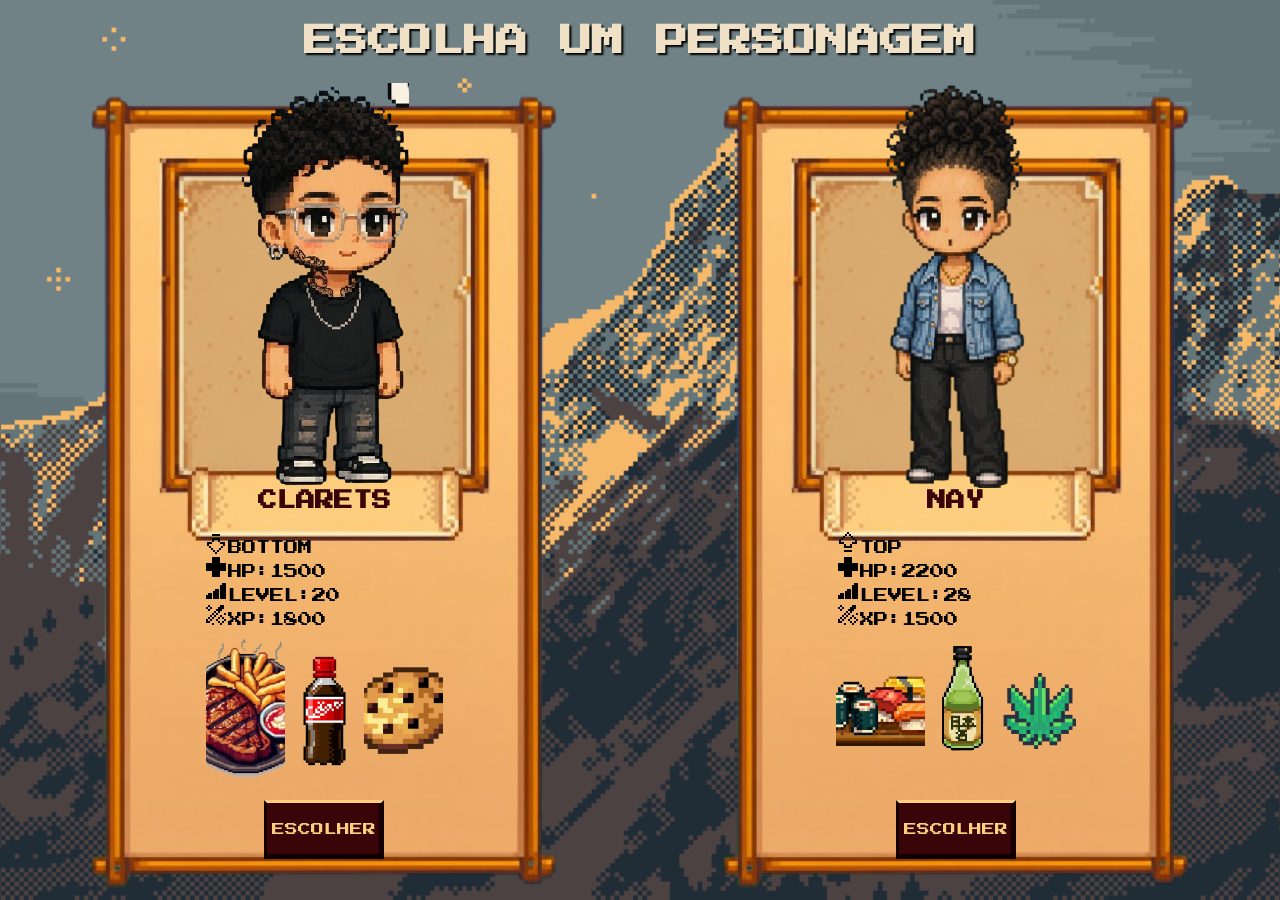
<file: index.html>
<!DOCTYPE html>
<html lang="pt-br">
<head>
    <meta charset="UTF-8">
    <link rel="shortcut icon" href="ref/papiro.ico" type="image/x-icon">
    <meta name="viewport" content="width=device-width, initial-scale=1.0">
    <style>
    @import url('https://fonts.googleapis.com/css2?family=Press+Start+2P&family=Tiny5&family=VT323&display=swap');
    </style>
    <link rel="stylesheet" href="style.css">
    <title>Personagem</title>
</head>
<body>
    <header><h1 id="titulo">escolha um personagem</h1></header>
    <div class="card card-maria">
    
        <div class="img"><img id='nos' src="personagens/oi-removebg-preview.png"alt=""></div>
        <div class="info">
            <h1>Clarets</h1>
            <ul>
                <li><svg xmlns="http://www.w3.org/2000/svg" fill="currentColor" viewBox="0 0 24 24"><path d="M8 3h8v2H8zm0 4h8v2H8z"/><path d="M8 7h2v4H8zm-5 4h5v2H3zm0 2h2v2H3zm2 2h2v2H5zm2 2h2v2H7zm2 2h2v2H9zm2 2h2v2h-2zm2-2h2v2h-2zm2-2h2v2h-2zm2-2h2v2h-2zm2-4h2v4h-2zm-3 0h3v2h-3zm-2-4h2v4h-2z"/></svg>bottom</li>
                <li><svg xmlns="http://www.w3.org/2000/svg" fill="currentColor" viewBox="0 0 24 24"><path d="M16 8h6v8h-6v6H8v-6H2V8h6V2h8v6Z"/></svg>HP:1500</li>
                <li><svg xmlns="http://www.w3.org/2000/svg" fill="currentColor" viewBox="0 0 24 24"><path d="M8 20H2v-4h2v-2h4v6Zm7 0H9v-8h2v-2h4v10Zm7 0h-6V6h2V4h4v16Z"/></svg>LEVEL:20</li>
                <li><svg xmlns="http://www.w3.org/2000/svg" fill="currentColor" viewBox="0 0 24 24"><path d="M10 22H8v-2h2v2Zm8 0h-2v-2h2v2ZM4 18h2v2H2v-4h2v2Zm12 2h-2v-2h2v2Zm4 0h-2v-2h2v2ZM8 18H6v-2h2v2Zm6 0h-2v-2h2v2Zm8 0h-2v-2h2v2ZM6 16H4v-2h2v2Zm4 0H8v-2h2v2Zm6 0h-2v-2h2v2Zm4 0h-2v-2h2v2ZM8 14H6v-2h2v2Zm4 0h-2v-2h2v2Zm6 0h-2v-2h2v2Zm-8-2H8v-2h2v2Zm4 0h-2v-2h2v2Zm8 0h-2v-2h2v2Zm-10-2h-2V8h2v2Zm8-4h-2v2h-2v2h-2V8h-2V6h2V4h2V2h4v4ZM6 8H4V6h2v2ZM4 6H2V4h2v2Zm4 0H6V4h2v2ZM6 4H4V2h2v2Z"/></svg>XP:1800</li>
                </ul>
                    <div class="icon">
                        <div class="icons icons1"></div>
                        <div class="icons icons2"></div>
                        <div class="icons icons3"></div>
                    </div>
             <a id="lugar" href="pag2.html"  onclick="escolherPersonagem('clarets')">ESCOLHER</a>
        </div>
       
    </div>
    <div class="card card-nay">
        
        <div class="img"><img id="nos" src="personagens/nay.png"alt=""></div>
        
        <div class="info">
            <h1>nay</h1>
            <ul>
                <li><svg xmlns="http://www.w3.org/2000/svg" fill="currentColor" viewBox="0 0 24 24"><path d="M8 21h8v-2H8zm0-4h8v-2H8z"/><path d="M8 17h2v-4H8zm-5-4h5v-2H3zm0-2h2V9H3zm2-2h2V7H5zm2-2h2V5H7zm2-2h2V3H9zm2-2h2V1h-2zm2 2h2V3h-2zm2 2h2V5h-2zm2 2h2V7h-2zm2 4h2V9h-2zm-3 0h3v-2h-3zm-2 4h2v-4h-2z"/></svg>top</li>
                <li><svg xmlns="http://www.w3.org/2000/svg" fill="currentColor" viewBox="0 0 24 24"><path d="M16 8h6v8h-6v6H8v-6H2V8h6V2h8v6Z"/></svg>HP:2200</li>
                <li><svg xmlns="http://www.w3.org/2000/svg" fill="currentColor" viewBox="0 0 24 24"><path d="M8 20H2v-4h2v-2h4v6Zm7 0H9v-8h2v-2h4v10Zm7 0h-6V6h2V4h4v16Z"/></svg>LEVEL:28</li>
                <li><svg xmlns="http://www.w3.org/2000/svg" fill="currentColor" viewBox="0 0 24 24"><path d="M10 22H8v-2h2v2Zm8 0h-2v-2h2v2ZM4 18h2v2H2v-4h2v2Zm12 2h-2v-2h2v2Zm4 0h-2v-2h2v2ZM8 18H6v-2h2v2Zm6 0h-2v-2h2v2Zm8 0h-2v-2h2v2ZM6 16H4v-2h2v2Zm4 0H8v-2h2v2Zm6 0h-2v-2h2v2Zm4 0h-2v-2h2v2ZM8 14H6v-2h2v2Zm4 0h-2v-2h2v2Zm6 0h-2v-2h2v2Zm-8-2H8v-2h2v2Zm4 0h-2v-2h2v2Zm8 0h-2v-2h2v2Zm-10-2h-2V8h2v2Zm8-4h-2v2h-2v2h-2V8h-2V6h2V4h2V2h4v4ZM6 8H4V6h2v2ZM4 6H2V4h2v2Zm4 0H6V4h2v2ZM6 4H4V2h2v2Z"/></svg>XP:1500</li>
                </ul>

            <div class="icon">
                <div class="icons icons4"></div>
                    <div class="icons icons5"></div>
                    <div class="icons icons6"></div>
            </div>
            <a id="lugar" href="pag2.html" onclick="escolherPersonagem('nay')">ESCOLHER</a>

            </div>


            
        </div>
    </div>

    <script>
        function escolherPersonagem(personagem){
            localStorage.setItem("personagem", personagem);
        }

    </script>
</body>
</html>
</file>
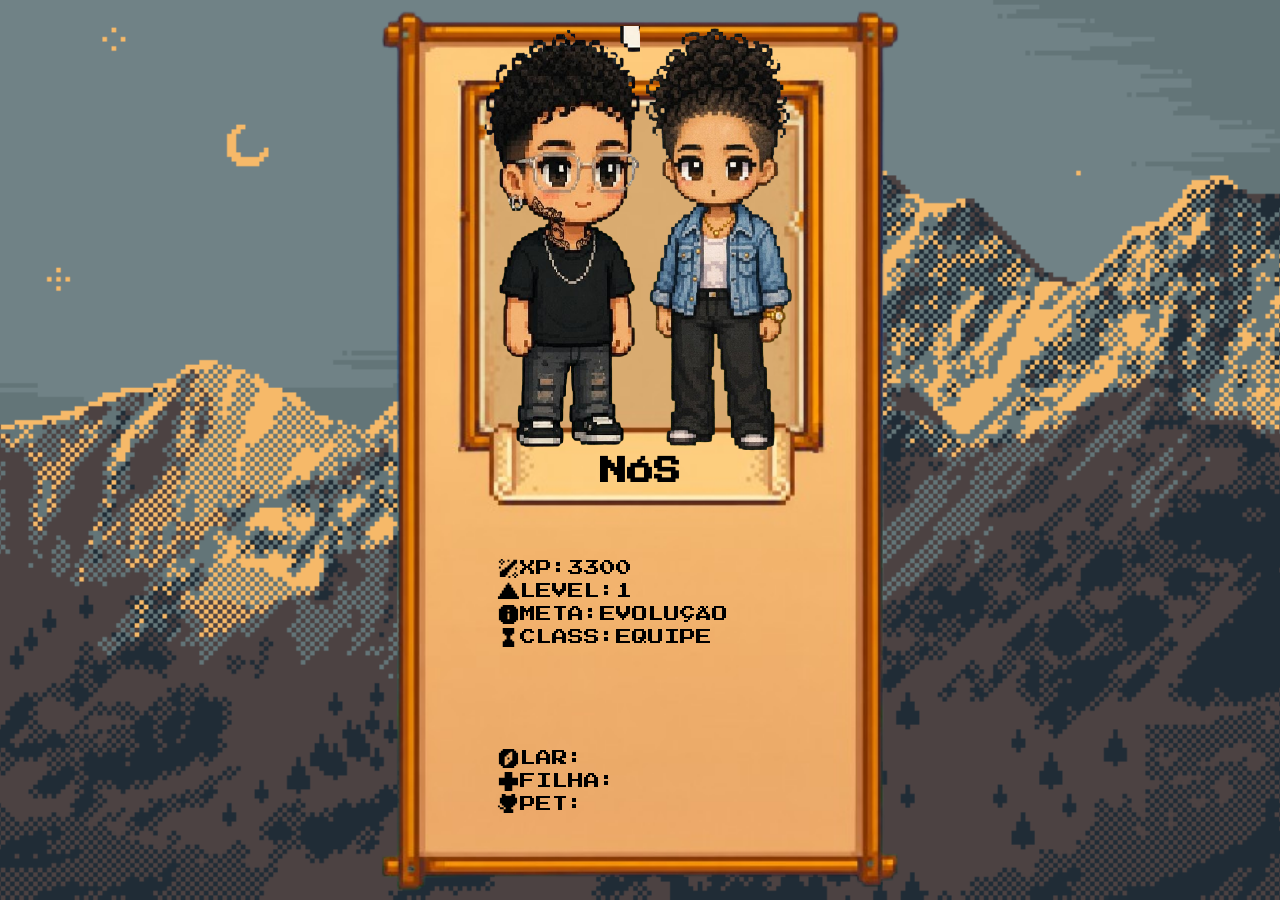
<file: final.html>
<!DOCTYPE html>
<html lang="pt-br">
<head>
    <meta charset="UTF-8">
    <link rel="shortcut icon" href="ref/papiro.ico" type="image/x-icon">
    <style>
    @import url('https://fonts.googleapis.com/css2?family=Press+Start+2P&family=Tiny5&family=VT323&display=swap');
    </style>
    <meta name="viewport" content="width=device-width, initial-scale=1.0">
    <link rel="stylesheet" href="final.css">
    <title>Final</title>
</head>
<body>
    <div class="box">
        <img src="personagens/oi-removebg-preview.png" alt="">
        <img src="personagens/nay.png" alt="">

        <h1>nós</h1>

        <ul id="info1">
            <li><svg xmlns="http://www.w3.org/2000/svg" fill="currentColor" viewBox="0 0 24 24"><path d="M14 22H12V20H14V22ZM20 22H18V20H20V22ZM21 7H19V9H17V11H15V13H13V16H11V19H9V21H3V15H5V13H8V11H11V9H13V7H15V5H17V3H21V7ZM18 20H16V18H18V20ZM22 20H20V18H22V20ZM20 18H18V16H20V18ZM21 13H19V11H21V13ZM4 12H2V10H4V12ZM6 8H4V6H6V8ZM4 6H2V4H4V6ZM8 6H6V4H8V6ZM13 5H11V3H13V5ZM6 4H4V2H6V4Z"/></svg>xp:3300</li>
            <li><svg xmlns="http://www.w3.org/2000/svg" fill="currentColor" viewBox="0 0 24 24"><path d="M13 5h2v3h2v3h2v3h2v3h2v3H1v-3h2v-3h2v-3h2V8h2V5h2V3h2v2Z"/></svg>level:1</li>
            <li><svg xmlns="http://www.w3.org/2000/svg" fill="currentColor" viewBox="0 0 24 24"><path d="M18 4H20V6H22V18H20V20H18V22H6V20H4V18H2V6H4V4H6V2H18V4ZM11 17H13V11H11V17ZM11 9H13V7H11V9Z"/></svg>meta:evolução</li>
            <li><svg xmlns="http://www.w3.org/2000/svg" fill="currentColor" viewBox="0 0 24 24"><path d="M16 16h2v6H6v-6h2v-2h2v-4H8V8H6V2h12v6h-2v2h-2v4h2v2Z"/></svg>class:equipe</li>
        </ul>

        <ul id="info2">
            <li><svg xmlns="http://www.w3.org/2000/svg" fill="currentColor" viewBox="0 0 24 24"><path d="M18 4H20V6H22V18H20V20H18V22H6V20H4V18H2V6H4V4H6V2H18V4ZM14 6H12V8H10V10H8V19H10V18H12V16H14V14H16V5H14V6ZM13 13H11V11H13V13Z"/></svg>lar:<p id="lugar"></p></li>
            <li><svg xmlns="http://www.w3.org/2000/svg" fill="currentColor" viewBox="0 0 24 24"><path d="M16 8h6v8h-6v6H8v-6H2V8h6V2h8v6Z"/></svg>filha:<p id="filha"></p></li>
            <li><svg xmlns="http://www.w3.org/2000/svg" fill="currentColor" viewBox="0 0 24 24"><path d="M19 14h-2v2h-2v2h2v4H7v-4H3v-2H1v-2h2v2h4v-2H5v-2H3V6h2V2h4v2h6V2h4v4h2v6h-2v2ZM7 18h2v-2H7v2Z"/></svg>pet:<p id="pet"></p></li>
        </ul>
    </div>


    <script>// RECUPERAR AS ESCOLHAS
const lugar = localStorage.getItem("lugar");
const filha = localStorage.getItem("filha");
const pet = localStorage.getItem("pet");


// COLOCAR AS ESCOLHAS NO CARD

if (lugar) {
    document.getElementById("lugar").textContent = lugar;
}

if (filha) {
    document.getElementById("filha").textContent = filha;
}

if (pet) {
    document.getElementById("pet").textContent = pet;
}</script>
</body>
</html>
</file>
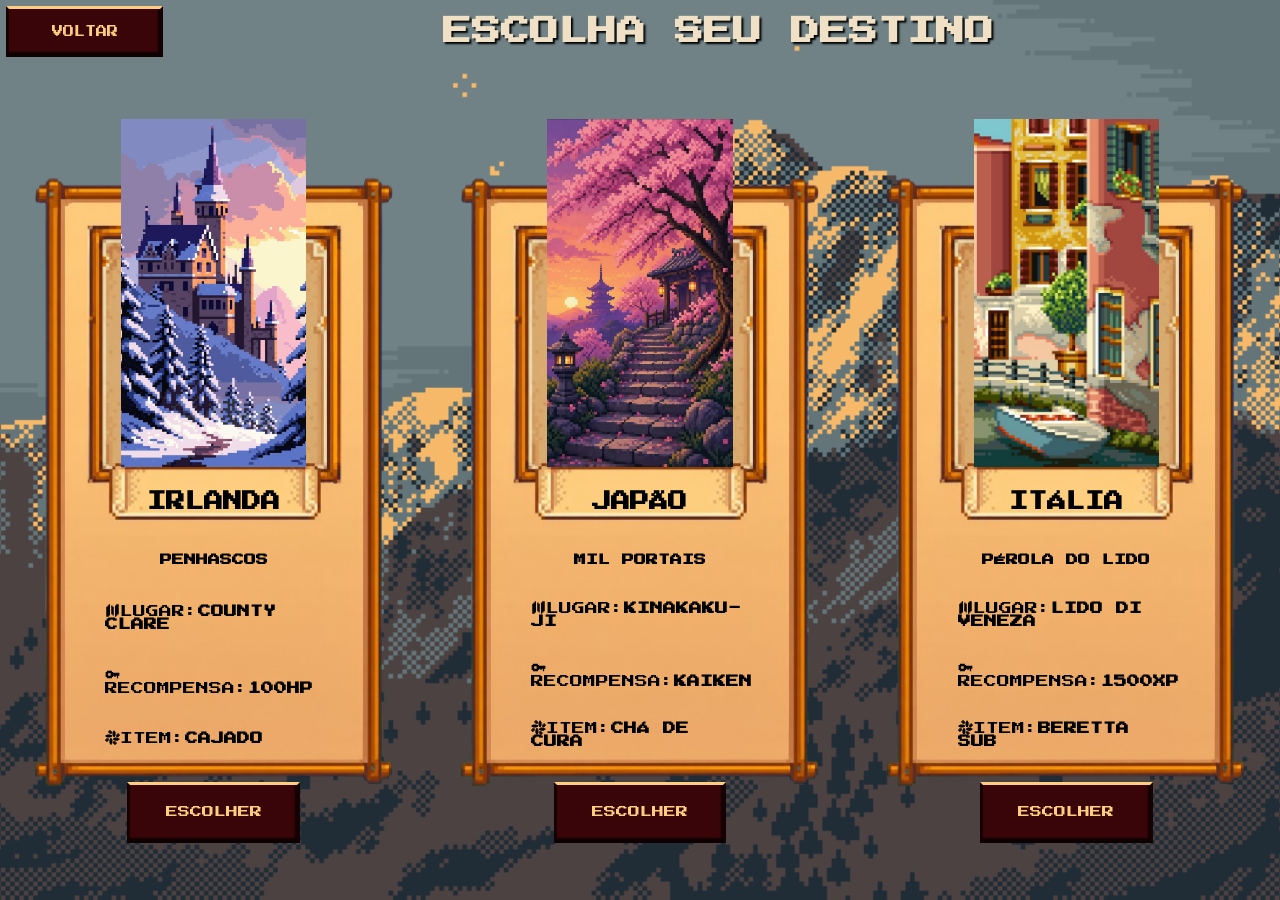
<file: pag2.html>
<!doctype html>
<html lang="pt-br">
  <head>
    <meta charset="UTF-8" />
    <link rel="shortcut icon" href="ref/papiro.ico" type="image/x-icon">
    <meta name="viewport" content="width=device-width, initial-scale=1.0" />
    <style>
      @import url("https://fonts.googleapis.com/css2?family=Press+Start+2P&family=Tiny5&family=VT323&display=swap");
    </style>
    <link rel="stylesheet" href="pag2.css" />

    <title>Destino</title>
  </head>
  <body>
    <header>
      
      <a href="index.html" id="voltar">voltar</a>

      <h1 id="titulo">Escolha seu destino</h1>

    </header>

    <div class="lugar lugar1">
      <div id="foto1" class="foto foto1"></div>

      <div class="nome-lugar">
        <h1>irlanda</h1>
      </div>
      <div class="descricao descricao1">
        <h2><br>Penhascos</h2>
        <ul>
          <li>
            <svg
              xmlns="http://www.w3.org/2000/svg"
              fill="currentColor"
              viewBox="0 0 24 24"
            >
              <path
                d="M8 20H6v2H2V6h2V4h2V2h2v18Zm14-2h-2v2h-2v2h-2V4h2V2h4v16ZM12 6h2v14h-2v-2h-2V4h2v2Z"
              /></svg
            >Lugar:<strong>county clare</strong>
          </li>
          <li>
            <svg
              xmlns="http://www.w3.org/2000/svg"
              fill="currentColor"
              viewBox="0 0 24 24"
            >
              <path
                d="M11 8H13V9H23V14H21V18H19V14H17V16H15V14H13V16H11V18H3V16H1V8H3V6H11V8ZM5 14H9V10H5V14Z"
              /></svg
            >recompensa:<strong>100hp</strong>
          </li>
          <li>
            <svg
              xmlns="http://www.w3.org/2000/svg"
              fill="currentColor"
              viewBox="0 0 24 24"
            >
              <path
                d="M17 20h2v2h-2v2h-2v-2h-2v-4h4v2Zm-6-5h1v6h-1v2H8v-2H7v-6h1v-2h3v2Zm-5 2H4v2H2v-2H0v-2h2v-2h4v4Zm15-4h2v3h-2v1h-6v-1h-2v-3h2v-1h6v1ZM9 8h2v3H9v1H3v-1H1V8h2V7h6v1Zm7-5h1v6h-1v2h-3V9h-1V3h1V1h3v2Zm6 4h2v2h-2v2h-4V7h2V5h2v2ZM9 2h2v4H7V4H5V2h2V0h2v2Z"
              /></svg
            >item:<strong>cajado</strong>
          </li>
        </ul>
        <a href="pag3.html" id="escolher" onclick="escolherLugar('irlanda')">escolher</a>
      </div>
      
    </div>


    
    <div class="lugar lugar2">
      <div class="foto foto2"></div>

      <div class="nome-lugar"><h1>japão</h1></div>
      <div class="descricao descricao2">
        <h2><br>mil portais</h2>
        <ul>
          <li>
            <svg
              xmlns="http://www.w3.org/2000/svg"
              fill="currentColor"
              viewBox="0 0 24 24"
            >
              <path
                d="M8 20H6v2H2V6h2V4h2V2h2v18Zm14-2h-2v2h-2v2h-2V4h2V2h4v16ZM12 6h2v14h-2v-2h-2V4h2v2Z"
              /></svg
            >Lugar:<strong>kinakaku-ji</strong>
          </li>
          <li>
            <svg
              xmlns="http://www.w3.org/2000/svg"
              fill="currentColor"
              viewBox="0 0 24 24"
            >
              <path
                d="M11 8H13V9H23V14H21V18H19V14H17V16H15V14H13V16H11V18H3V16H1V8H3V6H11V8ZM5 14H9V10H5V14Z"
              /></svg
            >recompensa:<strong>kaiken</strong>
          </li>
          <li>
            <svg
              xmlns="http://www.w3.org/2000/svg"
              fill="currentColor"
              viewBox="0 0 24 24"
            >
              <path
                d="M17 20h2v2h-2v2h-2v-2h-2v-4h4v2Zm-6-5h1v6h-1v2H8v-2H7v-6h1v-2h3v2Zm-5 2H4v2H2v-2H0v-2h2v-2h4v4Zm15-4h2v3h-2v1h-6v-1h-2v-3h2v-1h6v1ZM9 8h2v3H9v1H3v-1H1V8h2V7h6v1Zm7-5h1v6h-1v2h-3V9h-1V3h1V1h3v2Zm6 4h2v2h-2v2h-4V7h2V5h2v2ZM9 2h2v4H7V4H5V2h2V0h2v2Z"
              /></svg
            >item:<strong>chá de cura</strong>
          </li>
        </ul>
        <a href="pag3.html" id="escolher" onclick="escolherLugar('japao')">escolher</a>
      </div>
    </div>

    <div class="lugar lugar3">
      <div id="foto3" class="foto foto3"></div>

      <div class="nome-lugar"><h1>itália</h1></div>
      <div class="descricao descricao3">
        <h2><br>pérola do lido</h2>
        <ul>
          <li>
            <svg
              xmlns="http://www.w3.org/2000/svg"
              fill="currentColor"
              viewBox="0 0 24 24"
            >
              <path
                d="M8 20H6v2H2V6h2V4h2V2h2v18Zm14-2h-2v2h-2v2h-2V4h2V2h4v16ZM12 6h2v14h-2v-2h-2V4h2v2Z"
              /></svg
            >Lugar:<strong>Lido di Veneza</strong>
          </li>
          <li>
            <svg
              xmlns="http://www.w3.org/2000/svg"
              fill="currentColor"
              viewBox="0 0 24 24"
            >
              <path
                d="M11 8H13V9H23V14H21V18H19V14H17V16H15V14H13V16H11V18H3V16H1V8H3V6H11V8ZM5 14H9V10H5V14Z"
              /></svg
            >recompensa:<strong>1500xp</strong>
          </li>
          <li>
            <svg
              xmlns="http://www.w3.org/2000/svg"
              fill="currentColor"
              viewBox="0 0 24 24"
            >
              <path
                d="M17 20h2v2h-2v2h-2v-2h-2v-4h4v2Zm-6-5h1v6h-1v2H8v-2H7v-6h1v-2h3v2Zm-5 2H4v2H2v-2H0v-2h2v-2h4v4Zm15-4h2v3h-2v1h-6v-1h-2v-3h2v-1h6v1ZM9 8h2v3H9v1H3v-1H1V8h2V7h6v1Zm7-5h1v6h-1v2h-3V9h-1V3h1V1h3v2Zm6 4h2v2h-2v2h-4V7h2V5h2v2ZM9 2h2v4H7V4H5V2h2V0h2v2Z"
              /></svg
            >item:<strong>Beretta sub</strong>
          </li>
        </ul>
        <a href="pag3.html" id="escolher" onclick="escolherLugar('italia')">escolher</a>
      </div>
    </div>

   <script>

    function escolherLugar(lugar) {
        localStorage.setItem("lugar", lugar);
    }

   </script>
  </body>
</html>
</file>
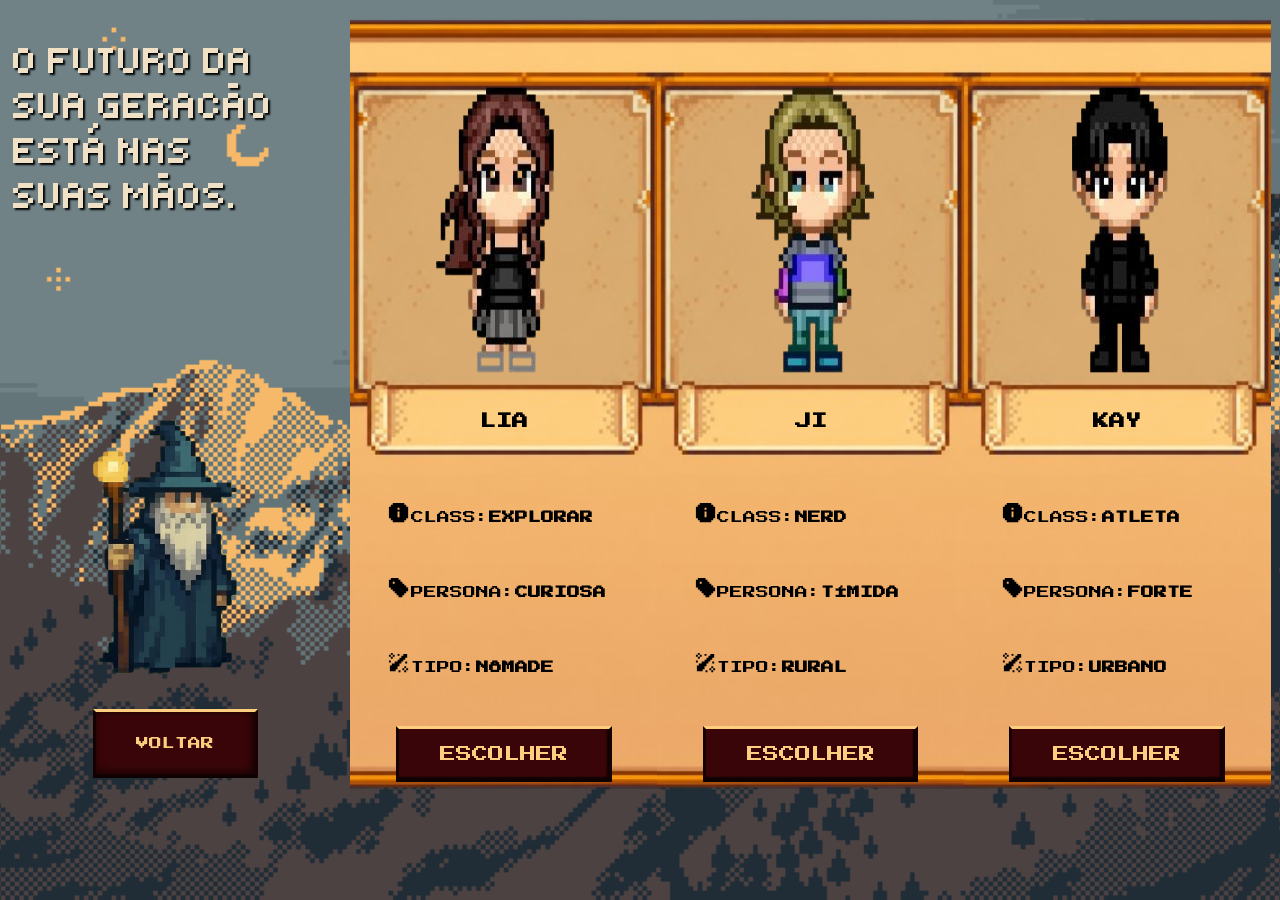
<file: pag3.html>
<!DOCTYPE html>
<html lang="pt-br">
<head>
    <meta charset="UTF-8">
    <link rel="shortcut icon" href="ref/papiro.ico" type="image/x-icon">
    <meta name="viewport" content="width=device-width, initial-scale=1.0">
    <link rel="stylesheet" href="pag3.css">
    <style>
    @import url('https://fonts.googleapis.com/css2?family=Press+Start+2P&family=Tiny5&family=VT323&display=swap');
    </style>
    <title>Filha</title>
</head>
<body>
    <div class="tela tela1">
        <div class="txt"><p id="titulo">o futuro da <br>sua geracão <br> está nas <br>suas mãos.</p></div>
        <img src="tela-3/mago.png" alt=""><a href="pag2.html" id="voltar">voltar</a>
    </div>






    <div class="tela tela2">
        <div class="baby baby1">
            
                <img src="tela-3/filhos/bb1.png" alt="">
                <h1>lia</h1>
                <ul>
                    <li><svg xmlns="http://www.w3.org/2000/svg" fill="currentColor" viewBox="0 0 24 24"><path d="M18 4H20V6H22V18H20V20H18V22H6V20H4V18H2V6H4V4H6V2H18V4ZM11 17H13V11H11V17ZM11 9H13V7H11V9Z"/></svg>class:<strong>explorar</strong></li>
                    <li><svg xmlns="http://www.w3.org/2000/svg" fill="currentColor" viewBox="0 0 24 24"><path d="M12 4h2v2h2v2h2v2h2v2h2v4h-2v2h-2v2h-2v2h-4v-2h-2v-2H8v-2H6v-2H4v-2H2V4h2V2h8v2ZM6 8h2V6H6v2Z"/></svg>persona:<strong>curiosa</strong></li>
                    <li><svg xmlns="http://www.w3.org/2000/svg" fill="currentColor" viewBox="0 0 24 24"><path d="M14 22H12V20H14V22ZM20 22H18V20H20V22ZM21 7H19V9H17V11H15V13H13V16H11V19H9V21H3V15H5V13H8V11H11V9H13V7H15V5H17V3H21V7ZM18 20H16V18H18V20ZM22 20H20V18H22V20ZM20 18H18V16H20V18ZM21 13H19V11H21V13ZM4 12H2V10H4V12ZM6 8H4V6H6V8ZM4 6H2V4H4V6ZM8 6H6V4H8V6ZM13 5H11V3H13V5ZM6 4H4V2H6V4Z"/></svg>tipo:<strong>nômade</strong></li>
                </ul>
                           <a href="pag4.html" id="escolher" onclick="escolherFilha('lia')"> escolher</a>
           
        </div>




        <div class="baby baby2">
            <img src="tela-3/filhos/bb2.png" alt="">
            <h1>ji</h1>
            <ul>
                <li><svg xmlns="http://www.w3.org/2000/svg" fill="currentColor" viewBox="0 0 24 24"><path d="M18 4H20V6H22V18H20V20H18V22H6V20H4V18H2V6H4V4H6V2H18V4ZM11 17H13V11H11V17ZM11 9H13V7H11V9Z"/></svg>class:<strong>nerd</strong></li>
                <li><svg xmlns="http://www.w3.org/2000/svg" fill="currentColor" viewBox="0 0 24 24"><path d="M12 4h2v2h2v2h2v2h2v2h2v4h-2v2h-2v2h-2v2h-4v-2h-2v-2H8v-2H6v-2H4v-2H2V4h2V2h8v2ZM6 8h2V6H6v2Z"/></svg>persona:<strong>tímida</strong></li>
                <li><svg xmlns="http://www.w3.org/2000/svg" fill="currentColor" viewBox="0 0 24 24"><path d="M14 22H12V20H14V22ZM20 22H18V20H20V22ZM21 7H19V9H17V11H15V13H13V16H11V19H9V21H3V15H5V13H8V11H11V9H13V7H15V5H17V3H21V7ZM18 20H16V18H18V20ZM22 20H20V18H22V20ZM20 18H18V16H20V18ZM21 13H19V11H21V13ZM4 12H2V10H4V12ZM6 8H4V6H6V8ZM4 6H2V4H4V6ZM8 6H6V4H8V6ZM13 5H11V3H13V5ZM6 4H4V2H6V4Z"/></svg>tipo:<strong>rural</strong></li>
            </ul>
            <a href="pag4.html" id="escolher" onclick="escolherFilha('ji')"> escolher</a>
        </div>





        <div class="baby baby3">
            <img src="tela-3/filhos/bb3.png" alt="">
            <h1>kay</h1>
            <ul>
                <li><svg xmlns="http://www.w3.org/2000/svg" fill="currentColor" viewBox="0 0 24 24"><path d="M18 4H20V6H22V18H20V20H18V22H6V20H4V18H2V6H4V4H6V2H18V4ZM11 17H13V11H11V17ZM11 9H13V7H11V9Z"/></svg>class:<strong>atleta</strong></li>
                <li><svg xmlns="http://www.w3.org/2000/svg" fill="currentColor" viewBox="0 0 24 24"><path d="M12 4h2v2h2v2h2v2h2v2h2v4h-2v2h-2v2h-2v2h-4v-2h-2v-2H8v-2H6v-2H4v-2H2V4h2V2h8v2ZM6 8h2V6H6v2Z"/></svg>persona:<strong>forte</strong></li>
                <li><svg xmlns="http://www.w3.org/2000/svg" fill="currentColor" viewBox="0 0 24 24"><path d="M14 22H12V20H14V22ZM20 22H18V20H20V22ZM21 7H19V9H17V11H15V13H13V16H11V19H9V21H3V15H5V13H8V11H11V9H13V7H15V5H17V3H21V7ZM18 20H16V18H18V20ZM22 20H20V18H22V20ZM20 18H18V16H20V18ZM21 13H19V11H21V13ZM4 12H2V10H4V12ZM6 8H4V6H6V8ZM4 6H2V4H4V6ZM8 6H6V4H8V6ZM13 5H11V3H13V5ZM6 4H4V2H6V4Z"/></svg>tipo:<strong>urbano</strong></li>
            </ul>
            <a href="pag4.html" id="escolher" onclick="escolherFilha('kay')"> escolher</a>
        </div>
    </div>


    

    <script>
    function escolherFilha(filha) {
        localStorage.setItem("filha", filha);
    }
</script>
</body>
</html>
</file>
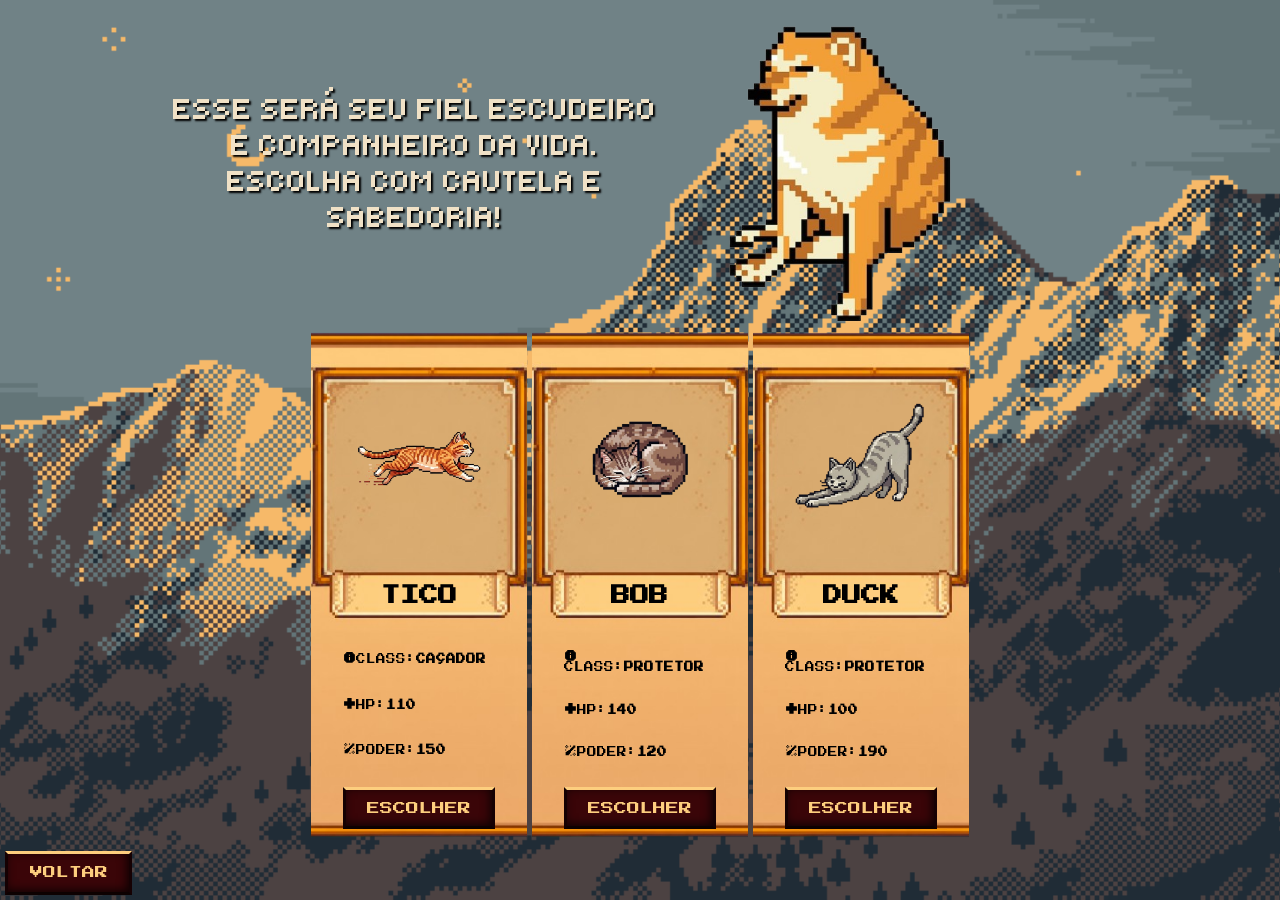
<file: pag4.html>
<!DOCTYPE html>
<html lang="pt-br">
<head>
    <meta charset="UTF-8">
    <link rel="shortcut icon" href="ref/papiro.ico" type="image/x-icon">
    <meta name="viewport" content="width=device-width, initial-scale=1.0">
    <style>
    @import url('https://fonts.googleapis.com/css2?family=Press+Start+2P&family=Tiny5&family=VT323&display=swap');
    </style>
    <link rel="stylesheet" href="pag4.css">
    <title>Pet</title>
</head>
<body>
    <div class="tela tela1">
        <p id="titulo">esse será seu fiel escudeiro e companheiro da vida. escolha com cautela e sabedoria!</p>
        <img src="tela-4/dog.png" alt="">
    </div>


    <div class="tela tela2">
        <div class="animal animal1">
            <div class="img"><img src="tela-4/gato1.png" height="137px" alt=""></div>
            <div class="nome"><h1>tico</h1></div>
            <div class="descricao">
                <ul>
                <li><svg xmlns="http://www.w3.org/2000/svg" fill="currentColor" viewBox="0 0 24 24"><path d="M18 4H20V6H22V18H20V20H18V22H6V20H4V18H2V6H4V4H6V2H18V4ZM11 17H13V11H11V17ZM11 9H13V7H11V9Z"/></svg>class:<strong>caçador</strong></li>
                </strong>
                <li><svg xmlns="http://www.w3.org/2000/svg" fill="currentColor" viewBox="0 0 24 24"><path d="M16 8h6v8h-6v6H8v-6H2V8h6V2h8v6Z"/></svg>hp:<strong>110</strong></li>
                <li><svg xmlns="http://www.w3.org/2000/svg" fill="currentColor" viewBox="0 0 24 24"><path d="M14 22H12V20H14V22ZM20 22H18V20H20V22ZM21 7H19V9H17V11H15V13H13V16H11V19H9V21H3V15H5V13H8V11H11V9H13V7H15V5H17V3H21V7ZM18 20H16V18H18V20ZM22 20H20V18H22V20ZM20 18H18V16H20V18ZM21 13H19V11H21V13ZM4 12H2V10H4V12ZM6 8H4V6H6V8ZM4 6H2V4H4V6ZM8 6H6V4H8V6ZM13 5H11V3H13V5ZM6 4H4V2H6V4Z"/></svg>poder:<strong>150</strong></li>
                </ul>
               <a href="pag5.html" onclick="escolherPet('tico')">escolher</a>
            </div>
        </div>
        <div class="animal animal2">
             <div class="img"><img src="tela-4/gato2.png" width="137px" alt=""></div>
            <div class="nome"><h1>bob</h1></div>
            <div class="descricao">
                <ul>
                <li><svg xmlns="http://www.w3.org/2000/svg" fill="currentColor" viewBox="0 0 24 24"><path d="M18 4H20V6H22V18H20V20H18V22H6V20H4V18H2V6H4V4H6V2H18V4ZM11 17H13V11H11V17ZM11 9H13V7H11V9Z"/></svg>class:<strong>protetor</strong></li>
                <li><svg xmlns="http://www.w3.org/2000/svg" fill="currentColor" viewBox="0 0 24 24"><path d="M16 8h6v8h-6v6H8v-6H2V8h6V2h8v6Z"/></svg>hp:<strong>140</strong></li>
                <li><svg xmlns="http://www.w3.org/2000/svg" fill="currentColor" viewBox="0 0 24 24"><path d="M14 22H12V20H14V22ZM20 22H18V20H20V22ZM21 7H19V9H17V11H15V13H13V16H11V19H9V21H3V15H5V13H8V11H11V9H13V7H15V5H17V3H21V7ZM18 20H16V18H18V20ZM22 20H20V18H22V20ZM20 18H18V16H20V18ZM21 13H19V11H21V13ZM4 12H2V10H4V12ZM6 8H4V6H6V8ZM4 6H2V4H4V6ZM8 6H6V4H8V6ZM13 5H11V3H13V5ZM6 4H4V2H6V4Z"/></svg>poder:<strong>120</strong></li>
                </ul>
                <a href="pag5.html" onclick="escolherPet('bob')">escolher</a>
            </div>
        </div>
        <div class="animal animal3">
             <div class="img"><img src="tela-4/gato3.png" width="137px" alt=""></div>
            <div class="nome"><h1>duck</h1></div>
            <div class="descricao">
                <ul>
                <li><svg xmlns="http://www.w3.org/2000/svg" fill="currentColor" viewBox="0 0 24 24"><path d="M18 4H20V6H22V18H20V20H18V22H6V20H4V18H2V6H4V4H6V2H18V4ZM11 17H13V11H11V17ZM11 9H13V7H11V9Z"/></svg>class:<strong>protetor</strong></li>
                <li><svg xmlns="http://www.w3.org/2000/svg" fill="currentColor" viewBox="0 0 24 24"><path d="M16 8h6v8h-6v6H8v-6H2V8h6V2h8v6Z"/></svg>hp:<strong>100</strong></li>
                 <li><svg xmlns="http://www.w3.org/2000/svg" fill="currentColor" viewBox="0 0 24 24"><path d="M14 22H12V20H14V22ZM20 22H18V20H20V22ZM21 7H19V9H17V11H15V13H13V16H11V19H9V21H3V15H5V13H8V11H11V9H13V7H15V5H17V3H21V7ZM18 20H16V18H18V20ZM22 20H20V18H22V20ZM20 18H18V16H20V18ZM21 13H19V11H21V13ZM4 12H2V10H4V12ZM6 8H4V6H6V8ZM4 6H2V4H4V6ZM8 6H6V4H8V6ZM13 5H11V3H13V5ZM6 4H4V2H6V4Z"/></svg>poder:<strong>190</strong></li>
                </ul>
                <a href="pag5.html" onclick="escolherPet('duck')">escolher</a>
            </div>
        </div>

    </div>


<a href="pag3.html" id="voltar">voltar</a>

    <script>
        function escolherPet(pet) {
        localStorage.setItem("pet", pet);
        }
    </script>
</body>
</html>
</file>
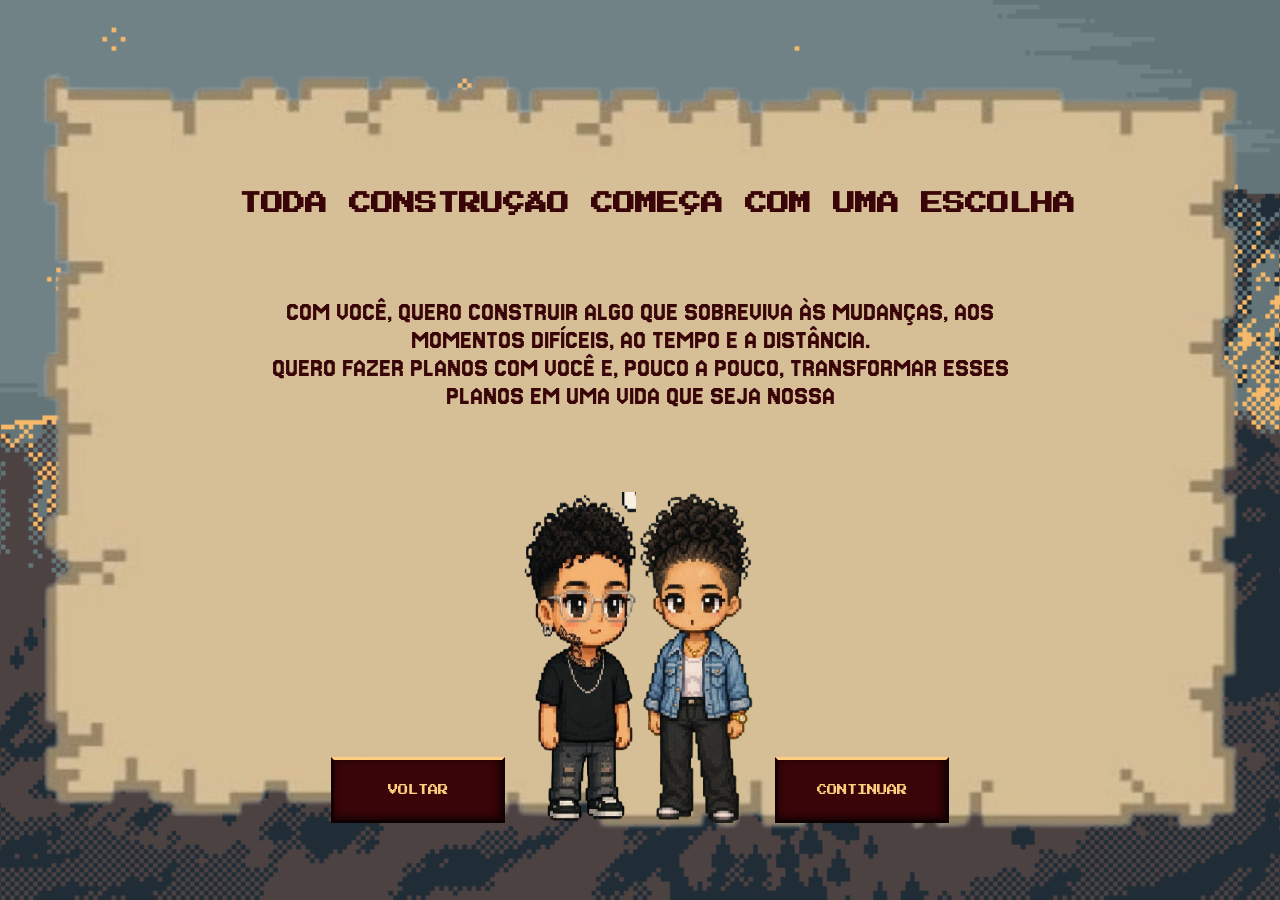
<file: pag6.html>
<!DOCTYPE html>
<html lang="pt-br">
<head>
    <meta charset="UTF-8">
    <link rel="shortcut icon" href="ref/papiro.ico" type="image/x-icon">
    <meta name="viewport" content="width=device-width, initial-scale=1.0">
    <link rel="stylesheet" href="pag6.css">
    <style>
@import url('https://fonts.googleapis.com/css2?family=Jersey+15&family=Press+Start+2P&display=swap');
</style>
    <title>Construção</title>
</head>
<body>
    <div class="box box1">
        <div class="h1">
            <br>
            <h1>Toda construção começa com uma escolha</h1>
        </div>

        <div class="p">
            <p>
Com você, quero construir algo que sobreviva às mudanças, aos momentos difíceis, ao tempo e a distância. <br>Quero fazer planos com você e, pouco a pouco, transformar esses planos em uma vida que seja nossa</p>
        </div>

        <div class="filha">
            <a href="pag5.html">voltar</a>
            <img src="personagens/oi-removebg-preview.png" id="maria" alt="">
            <img src="personagens/nay.png" id="nay" alt="">
            
            <a href="pag7.html">continuar</a>
        </div>
    </div>
    <!--Você desperta coisas boas em mim. <br> <br>Desperta vontade, atração... <br> <br>algo que nunca senti que precisaria viver, passou a fazer sentido quando imaginei uma vida com você.-->


    <script>

const filha = localStorage.getItem("filha");

const fotoFilha = {
    lia: "tela-3/filhos/bb1.png",
    ji: "tela-3/filhos/bb2.png",
    kay: "tela-3/filhos/bb3.png"
};

document.getElementById("fotoFilha").src = fotoFilha[filha];

</script>

</body>
</html>
</file>
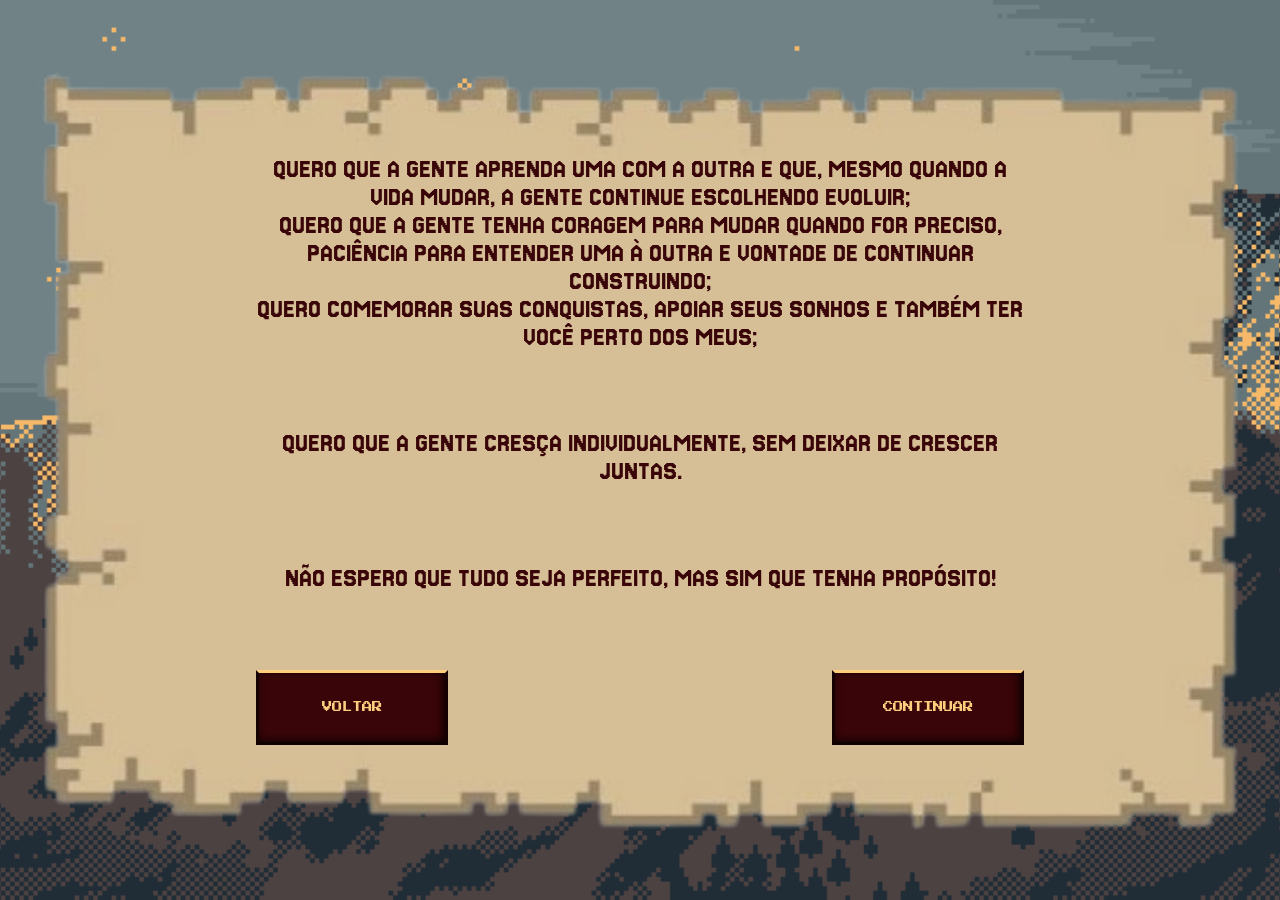
<file: pag7.html>
<!DOCTYPE html>
<html lang="pt-br">
<head>
    <meta charset="UTF-8">
    <link rel="shortcut icon" href="ref/papiro.ico" type="image/x-icon">
    <meta name="viewport" content="width=device-width, initial-scale=1.0">
    <link rel="stylesheet" href="pag7.css">
    <style>
@import url('https://fonts.googleapis.com/css2?family=Jersey+15&family=Press+Start+2P&display=swap');
</style>
    <title>Continuação</title>
</head>
<body>
    <div class="box">
        <p>quero que a gente aprenda uma com a outra e que, mesmo quando a vida mudar, a gente continue escolhendo evoluir; <br>

        Quero que a gente tenha coragem para mudar quando for preciso, paciência para entender uma à outra e vontade de continuar construindo; <br>

        Quero comemorar suas conquistas, apoiar seus sonhos e também ter você perto dos meus; <br></p>



        <p>Quero que a gente cresça individualmente, sem deixar de crescer juntas.</p>
        <p>Não espero que tudo seja perfeito, mas sim que tenha propósito!</p>

        <div class="btt">
            <a href="pag6.html">voltar</a>
            <a href="pag8.html">continuar</a>
        </div>
    </div>
    
</body>
</html>
</file>
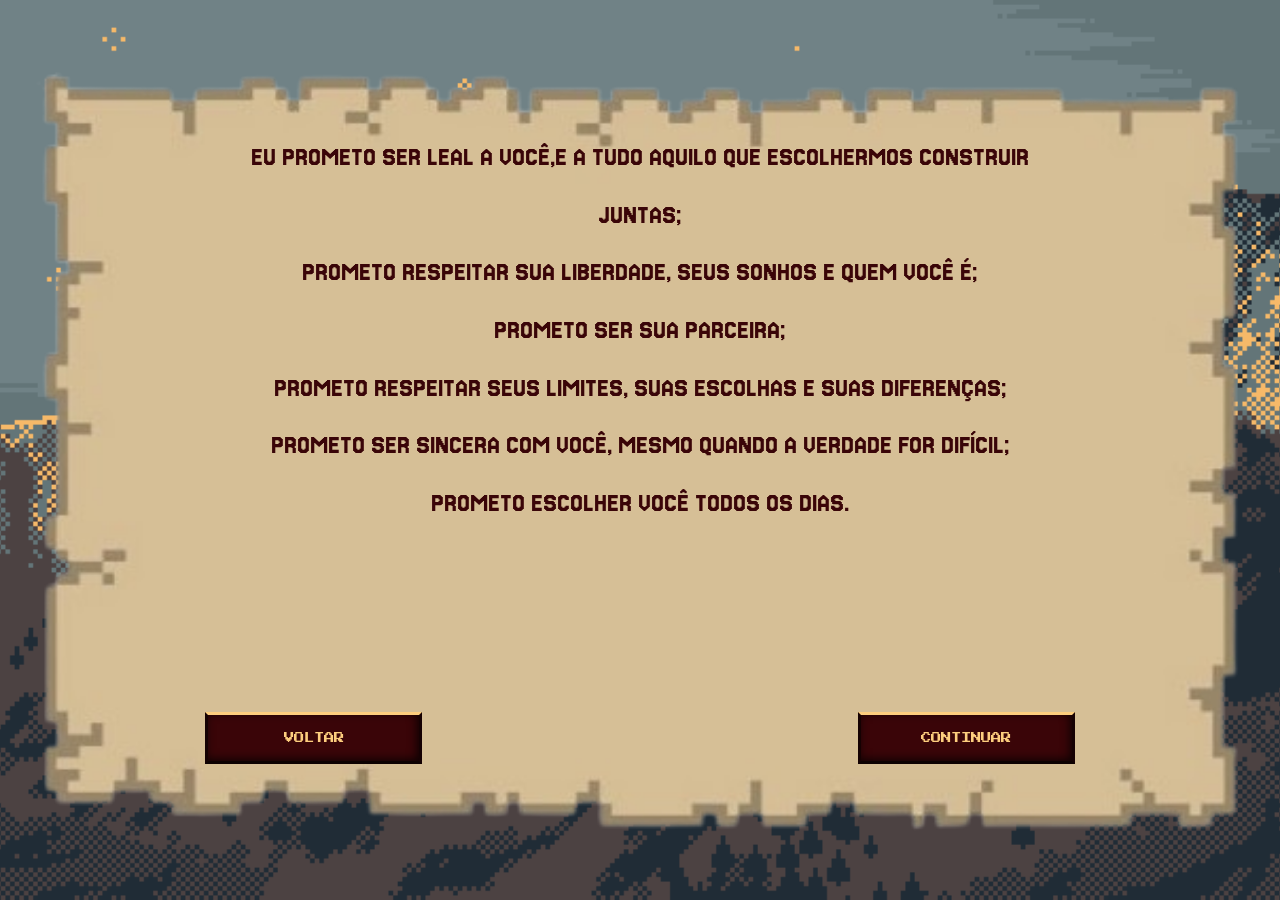
<file: pag8.html>
<!DOCTYPE html>
<html lang="pt-br">
<head>
    <meta charset="UTF-8">
    <link rel="shortcut icon" href="ref/papiro.ico" type="image/x-icon">
    <style>
@import url('https://fonts.googleapis.com/css2?family=Jersey+15&family=Press+Start+2P&display=swap');
</style>
    <meta name="viewport" content="width=device-width, initial-scale=1.0">
    <link rel="stylesheet" href="pag8.css">
    <title>Continuação</title>
</head>
<body>
<div class="box">
    <p>
Eu prometo ser leal a você,e a tudo aquilo que escolhermos construir juntas; <br>

Prometo respeitar sua liberdade, seus sonhos e quem você é; <br>

Prometo ser sua parceira; <br>
 
Prometo respeitar seus limites, suas escolhas e suas diferenças; <br>

Prometo ser sincera com você, mesmo quando a verdade for difícil; <br>

Prometo escolher você todos os dias.
</p>

<div class="btt">
        <a href="pag6.html">voltar</a>
        <a href="pag9.html">continuar</a>
    </div>
</div>
</body>
</html>
</file>
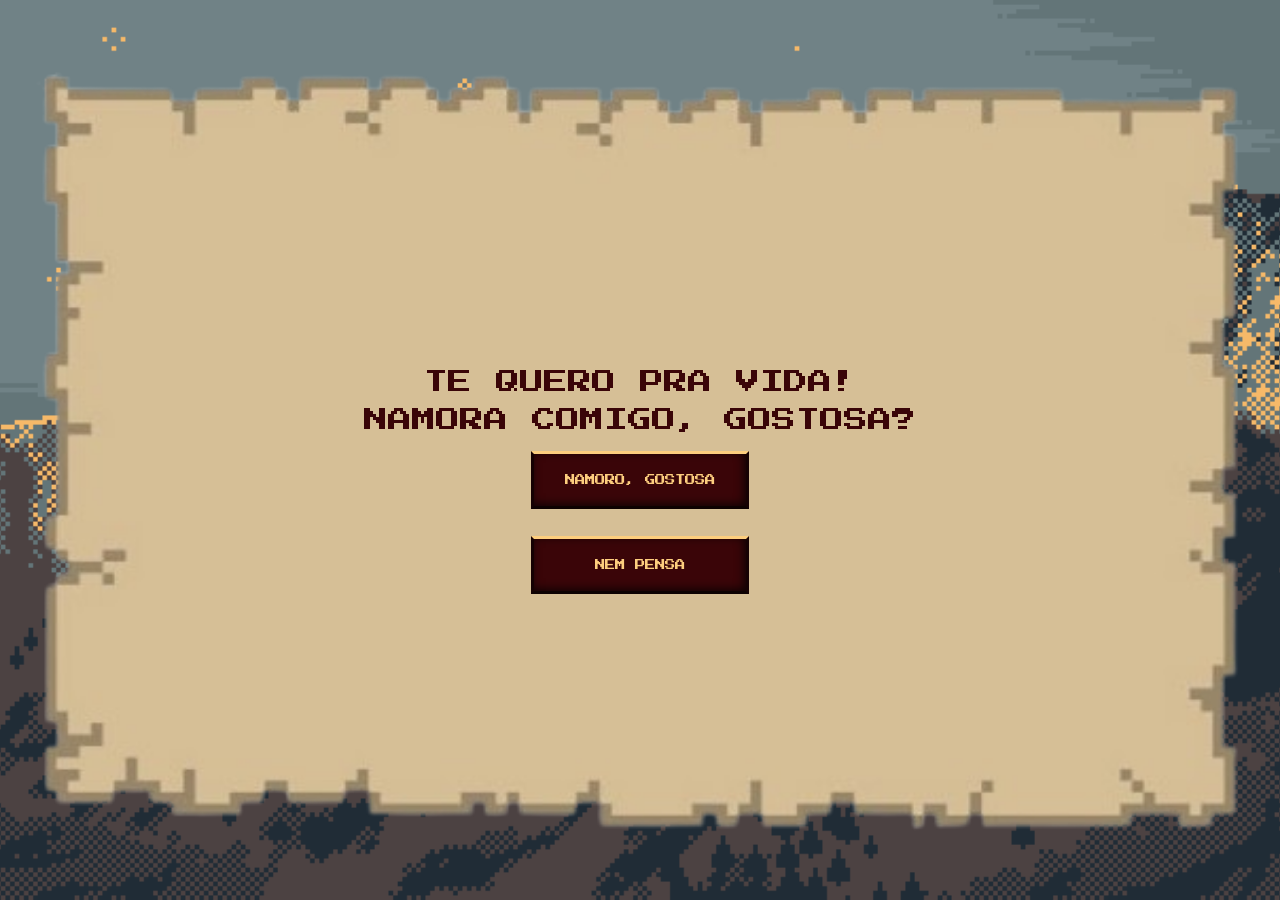
<file: pag9.html>
<!DOCTYPE html>
    <html lang="pt-br">
    <head>
        <meta charset="UTF-8">
        <link rel="shortcut icon" href="ref/papiro.ico" type="image/x-icon">
        <style>
@import url('https://fonts.googleapis.com/css2?family=Jersey+15&family=Press+Start+2P&display=swap');
</style>
        <meta name="viewport" content="width=device-width, initial-scale=1.0">
        <link rel="stylesheet" href="pag9.css">
        <title>Pedido</title>
    </head>
    <body>
    
    <div class="box box1">
        <p>te quero pra vida! <br>
        namora comigo, gostosa?</p>

        <div class="btt1">
            <a href="final.html">namoro, gostosa</a> 
        </div>
        <div class="btt2">
            <a href="">nem pensa</a>
        </div>
        <div class="img"><img src="ref/crying.jpg" alt=""></div>
            
       
    </div>

</body>
    </html>
</file>
<file: style.css>
*{
    padding: 0;
    margin: 0;
    box-sizing: border-box;
    font-family: var(--grossa);
    text-transform: uppercase;
}
:root{
    --grossa: "Press Start 2P", system-ui;
    --media: "Tiny5", sans-serif;
    --fina:  "VT323", monospace;

    --escuro:#3a0508;
    --medio:#350204bd;
    --claro:#f0e1c6;
}
a{
    display: flex;
    align-items: center;
    justify-content: center;
    width: 100%;
    height: 100%;
}
header{
    width: 100%;
    height: 8vh;
    display: flex;
    align-items: center;
    justify-content: center;
}

header h1{
    width: 100%;
    height: 100%;
    display: flex;
    align-items:center;
    justify-content: center;
    color: #f0e1c6;
}

.img{
    display: flex;
    align-items: end;
    justify-content: center;
    height: 50%;
    width: 35%;
}

body{
    width: 100%;
    height: 100vh;
    display: flex;
    flex-direction: row;
    background-image: url(tela-2/mountain.gif);
    background-size: cover;
    background-position: center;
    flex-wrap: wrap;
    justify-content: space-evenly;
    align-items: center;
    cursor: grab;
}
.info ul{
    list-style: none;
}

li{
    font-size: .9em;
    font-family: var(--grossa);
    
}

#nay{
    display: flex;
    align-items: end;
    justify-content: center;
}

.card{
    width: 48%;
    height: 90%;
    display: flex;
    flex-direction: column;
    align-items: center;
    flex-wrap: nowrap;
    justify-content: start;
    padding:0%;
    background-image: url(fundo/img.png) ;
    background-size: contain;
    background-position: center;
    background-repeat: no-repeat;
    border-radius: 20px;
}


h1{
    font-size: 1em;
    height: 30px;
    width: 200px;
    text-align:center;

}

#titulo{
    font-size: 200%;
    text-shadow: 2px 2px 2px black;
}

.info{
    height: 45.5%;
    width: 39%;
    display: flex;
    flex-direction: column;
    align-items: center;
    justify-content: space-between;

}

.info h1{
    width: 100%;
    color: var(--escuro);
    font-size: 1.2em;
}
svg{
    width: 10%;

}
.icons{
    width: 33%;
    height: 100%;
    transition: .6s;
}
.icons:hover{
    width: 70px;
    height: 65px;
    transition: .6s;

}
.icon{
    display: flex;
    flex-direction: row;
    justify-content: center;
    align-items: center;
    height: 40%;
    width: 100%;

}

#nos{
    height: 100%;
    margin-bottom: 1%;
    transition: .6s;
}

#nos:hover{

    transform: translate(-5px, -10px);
    transition: .6s;

}


.icons1{
    background-image: url(itens/maria-food.png);
    background-position: center;
    background-size: cover;
    background-repeat: no-repeat;
}
.icons2{
    background-image: url(itens/coke.png);
    background-position: center;
    background-size: cover;
    background-repeat: no-repeat;
}
.icons3{
    background-image: url(itens/cookie.png);
    background-position: center;
    background-size: cover;
    background-repeat: no-repeat;
}
.icons4{
    width: 39%;
    background-image: url(itens/nay-food.png);
    background-position: center;
    background-size: cover;
    background-repeat: no-repeat;
}
.icons5{
    background-image: url(itens/drink.png);
    background-position: center;
    background-size: cover;
    background-repeat: no-repeat;
}
.icons6{
    background-image: url(itens/weed.png);
    background-position: center;
    background-size: contain;
    background-repeat: no-repeat;
}

button{
    width: 100%;
    height: 100%;
    font-size: .5em;
    margin-top: 5px;
    background-color: transparent;
    box-shadow: inset -2px -2px 2px rgba(0, 0, 0, 0.767);
    border: 3px solid rgba(0, 0, 0, 0.63);
    border-bottom: 3px solid rgba(0, 0, 0, 0.76);
    border-right: 3px solid rgba(0, 0, 0, 0.61);
    border-top: 3px solid #fdce7e;
    background-color: var(--escuro);
    color: #fdce7e;
    text-decoration: none;
    transition: .6s;
    

}
#lugar{
    text-decoration: none;
      width: 50%;
    height: 16%;
    font-size: .8em;
    margin-top: 5px;
    background-color: transparent;
    box-shadow: inset -2px -2px 2px rgba(0, 0, 0, 0.767);
    border: 3px solid rgba(0, 0, 0, 0.63);
    border-bottom: 3px solid rgba(0, 0, 0, 0.76);
    border-right: 3px solid rgba(0, 0, 0, 0.61);
    border-top: 3px solid #fdce7e;
    background-color: var(--escuro);
    color: #fdce7e;
    text-decoration: none;
    transition: .6s;
}

a:hover{
    cursor: pointer;
    transition: .4s;
    text-shadow: 0px 0px 3px white;
    width: 100%;

    
}

button:hover{
    cursor: pointer;
    text-shadow: 0px 0px 3px white;
    box-shadow: 0px 0px 3px white;
    width: 100%;

}

#lugar:hover{
    cursor: pointer;
    width: 150px;
    transition: .6s;
}
</file>
<file: final.css>
*{
    padding: 0;
    margin: 0;
    box-sizing: border-box;
    font-family: var(--grossa);
    text-transform: uppercase;
}
:root{
    --grossa: "Press Start 2P", system-ui;
    --media: "Jersey 15", sans-serif;


    --escuro:#3a0508;
    --medio:#350204bd;
    --claro:#f0e1c6;
}

body{
    width: 100%;
    height: 100vh;
    background-image: url(tela-2/mountain.gif);
    background-size: cover;
    background-position: center;
    background-repeat: no-repeat;
    display: flex;
    align-items: center;
    justify-content: center;
}

.box{
    width: 100%;
    height: 100vh;
    cursor: grab;
    background-image: url(fundo/img.png);
    background-position: center;
    background-size: contain;
    padding: 2% 36%;
    display: flex;
    background-repeat: no-repeat;
    align-items: start;
    justify-content: center;
    flex-direction: row;
    flex-wrap: wrap

}

img{
    width: 44%;
    height: 50%;
}
img:hover{

    transform: translate(-5px, -10px);
    transition: .6s;

}

h1{
    text-align: center;
    font-size: 1.7em;

    width: 100%;
    height: 6%;
}

#info1{
    display: flex;
    flex-direction: column;
    justify-content: center;
    align-items: center;
    width: 80%;
    height: 20%;
    list-style: none;

  
}

#info2{
    display: flex;
    flex-direction: column;
    align-items: center;
    justify-content: center;
    width:80%;
    height: 20%;
    list-style: none;

}
p{
    display: block;
    width: 50%;
}

li{
    display: flex;
    align-items: center;
    width: 100%;
}

svg{
    width: 8%;
}
</file>
<file: pag2.css>
* {
  padding: 0;
  margin: 0;
  box-sizing: border-box;
  font-family: var(--grossa);
  text-transform: uppercase;
}
:root {
  --grossa: "Press Start 2P", system-ui;
  --media: "Tiny5", sans-serif;
  --fina: "VT323", monospace;

  --escuro: #3a0508;
  --medio: #350204bd;
  --claro: #f0e1c6;
}

body {
  width: 100%;
  height: 100vh;
  cursor: grab;
  display: flex;
  flex-direction: row;
  flex-wrap: wrap;
  align-items: start;
  justify-content: center;
  background-image: url(tela-2/mountain.gif);
  background-size: cover;
  background-repeat: no-repeat;
  background-position: center;
}

header {
  width: 100%;
  height: 7%;
  display: flex;
  flex-direction: row;
  align-items: center;
  padding: .5%;
}

p {
  font-weight: bold;
  font-size: 1.2em;
}

.lugar {
  width: 33.3%;
  height: 92vh;
  display: flex;
  background-image: url(fundo/img.png);
  background-position: center;
  background-size: contain;
  background-repeat: no-repeat;
  flex-direction: column;
  justify-content: start;
  align-items: center;
  padding: 4% 7%;
}
.nome-lugar {
  text-align: center;
  font-size: .6em;
  width: 50%;
  height: 10%;
  margin-bottom: 10px;
  display: flex;
  justify-content: center;
  align-items: center;
  padding-top: 5px;
}

.descricao {
  width: 100%;
  height: 48%;
  font-size: 0.5em;
  display: flex;
  flex-direction: column;
  align-items: center;

  justify-content: space-evenly;
}
svg {
  width: 15px;
}

ul {
  list-style: none;

  height: 70%;
  width: 88%;
  display: flex;
  flex-direction: column;
  justify-content: space-evenly;
  align-items: start;
}

li{
    font-size: 1.6em;
}

.foto {
  width: 75%;
  height: 55%;
}

.foto1 {
  background-image: url(tela-2/foto1.jfif);
  background-position: center top;
  background-size: cover;
}

.foto2 {
  background-image: url(tela-2/lugares/jap.jfif);
  background-position: center;
  background-size: cover;
}
.foto3 {
  background-image: url(tela-2/lugares/italia.jfif);
  background-position: center;
  background-size: cover;
}

header h1 {
  width: 100%;
  height: 100%;
  display: flex;
  align-items: center;
  justify-content: center;
  font-size: 1.3em;
  color: #f0e1c6;
}



a {
  color: #fdce7e;
  text-decoration: none;
  width: 60%;
  height: 20%;
}
#titulo {
  text-shadow: 2px 2px 2px black;
  font-size: 1.8em;
}
button {
  width: 100%;
  height: 100%;
  font-size: 0.5em;
  background-color: transparent;
  box-shadow: inset -2px -2px 2px rgba(0, 0, 0, 0.767);
  border: 3px solid rgba(0, 0, 0, 0.63);
  border-bottom: 3px solid rgba(0, 0, 0, 0.76);
  border-right: 3px solid rgba(0, 0, 0, 0.61);
  border-top: 3px solid #fdce7e;
  background-color: var(--escuro);
  color: #fdce7e;
  text-decoration: none;
  transition: 0.6s;
}

#voltar:hover {
  cursor: pointer;
  transition: 0.4s;
  text-shadow: 0px 0px 3px white;
  box-shadow: 0px 0px 3px white;
}


#escolher:hover {
  cursor: pointer;
  transition: 0.4s;
  text-shadow: 0px 0px 3px white;
  box-shadow: 0px 0px 3px white;
}


#escolher {
  width: 70%;
  height: 20%;
  display: flex;
  align-items: center;
  justify-content: center;
  font-size: 1em;
  font-size: 1.5em;
  background-color: transparent;
  box-shadow: inset -2px -2px 2px rgba(0, 0, 0, 0.767);
  border: 3px solid rgba(0, 0, 0, 0.63);
  border-bottom: 3px solid rgba(0, 0, 0, 0.76);
  border-right: 3px solid rgba(0, 0, 0, 0.61);
  border-top: 3px solid #fdce7e;
  background-color: var(--escuro);
  color: #fdce7e;
  text-decoration: none;
  transition: 0.6s;
}

#voltar {
  background-color: red;
  width: 14%;
  height: 100%;
  display: flex;
  align-items: center;
  justify-content: center;
  font-size: .7em;
  background-color: transparent;
  box-shadow: inset -2px -2px 2px rgba(0, 0, 0, 0.767);
  border: 3px solid rgba(0, 0, 0, 0.63);
  border-bottom: 3px solid rgba(0, 0, 0, 0.76);
  border-right: 3px solid rgba(0, 0, 0, 0.61);
  border-top: 3px solid #fdce7e;
  background-color: var(--escuro);
  color: #fdce7e;
  text-decoration: none;
  transition: 0.6s;
}
</file>
<file: pag3.css>
*{
    padding: 0;
    margin: 0;
    box-sizing: border-box;
    font-family: var(--grossa);
    text-transform: uppercase;
}
:root{
    --grossa: "Press Start 2P", system-ui;
    --media: "Tiny5", sans-serif;
    --fina:  "VT323", monospace;

    --escuro:#3a0508;
    --medio:#350204bd;
    --claro:#f0e1c6;
}


body{
    cursor: grab;
    width: 100%;
    height: 100vh;
    background-image: url(tela-2/mountain.gif);
    background-position: center;
    background-size: cover;
    display: flex;
}
svg{
    width: 9%;
}


.tela1{
    width: 30%;
    height: 100vh;
    padding:10px;
    padding-top:3%;
    display: flex;
    flex-direction: column;
    align-items: center;
    justify-content: start;
}
.txt{
    display: flex;
    flex-direction: column;
    align-items: start;
    justify-content: start;
    width: 98%;
    height: 40%;
}
.txt p{
    font-family: var(--media);
    color: #f0e1c6;
    font-size: 2.5em;
    
}
.tela1 img{
    width: 100%;

}

#garca{
   display: none;
}
.tela2{
    width: 80%;

    height: 100vh;
    display: flex;
    flex-direction: row;

   
}

.baby{
    width:33%;
    height: 90%;
    display: flex;
    flex-direction: column;
    align-items: center;
    justify-content: start;
    background-image: url(fundo/img.png);
    background-position: center;
    background-position: center;
    background-size: cover;
    padding: 5% 2% 3% 2%;
    
    
}
.baby img{
    width: 84%;
    height: 50%;

    transition: .6s;
}

.baby img:hover{
    transform: translate(0px, -10px);
    transition: .6s;
}

.baby li{
    font-size: .8em;
    padding-left: 5%;
}
#escolher{
    display: flex;
    align-items: center;
    justify-content: center;
    width: 80%;
    height: 8%;    
    background-color: transparent;
    box-shadow: inset -2px -2px 2px rgba(0, 0, 0, 0.767);
    border: 3px solid rgba(0, 0, 0, 0.63);
    border-bottom: 3px solid rgba(0, 0, 0, 0.76);
    border-right: 3px solid rgba(0, 0, 0, 0.61);
    border-top: 3px solid #fdce7e;
    background-color: var(--escuro);
    color: #fdce7e;
    text-decoration: none;
    transition: .6s;
}
.baby ul{
    display: flex;
  
    flex-direction: column;
    align-items: start;
    justify-content: space-evenly;
    list-style-type: none;

    width: 100%;
    height: 40%;
    margin-left: 10px;
}
.baby h1{
    display: flex;

    width: 100%;
    align-items: center;
    font-size:1em;
    justify-content: center;
    height: 8%;
    
}
.baby1{

    background-position: center;
    background-repeat: no-repeat;
    background-size: cover;
}

.baby2{
    background-position: center;
    background-repeat: no-repeat;
    background-size: cover;
}

.baby3{
    background-position: center;
    background-repeat: no-repeat;
    background-size: cover;
}
a{
    color: #fdce7e;
    text-decoration: none;
    width: 60%;

    height: 7%;
}
#titulo{
text-shadow: 2px 2px 2px black;
}
a:hover{
    text-shadow: 0px 0px 3px white;
    box-shadow: 0px 0px 3px white;
}

.tela1 a{
    width: 50%;
    height: 8%;
    display: flex;
    align-items: center;
    justify-content: center;
    font-size: .8em;
    background-color: transparent;
    box-shadow: inset -2px -2px 10px rgba(0, 0, 0, 0.767);
    border: 3px solid rgba(0, 0, 0, 0.63);
    border-bottom: 3px solid rgba(0, 0, 0, 0.76);
    border-right: 3px solid rgba(0, 0, 0, 0.61);
    border-top: 3px solid #fdce7e;
    background-color: var(--escuro);
    color: #fdce7e;
    text-align: center;
    transition: .4s;

}
</file>
<file: pag4.css>
*{
    padding: 0;
    margin: 0;
    box-sizing: border-box;
    font-family: var(--grossa);
    text-transform: uppercase;
}
:root{
    --grossa: "Press Start 2P", system-ui;
    --media: "Tiny5", sans-serif;
    --fina:  "VT323", monospace;

    --escuro:#3a0508;
    --medio:#350204bd;
    --claro:#f0e1c6;
}

body{
    display: flex;
    flex-direction: column;
    cursor: grab;
    width: 100%;
    height: 100vh;
    background-image: url(tela-2/mountain.gif);
    background-size: cover;
    background-position: center;
    padding: .4%;
}
#titulo{
text-shadow: 2px 2px 2px black;
}
p{
    color: #f0e1c6;
}
svg{
    width: 8.5%;
}
.tela{
    width: 100%;
    display: flex;
    justify-content: center;
    align-items: center;
}

.tela1{

    display: flex;
    padding-right: 100px;
    flex-direction: row;
    height: 35vh;

}
.tela1 img{
width: 30%;
height:37vh;    
}
.tela1 p{
    width: 500px;
    height: 100%;
    display: flex;
    text-align: center;
    justify-content: center;
    align-items: center;
    font-family: var(--media);
    font-size: 2em;
}

.tela2{
    height: 60vh;
    display: flex;
    flex-direction: row;
    flex-wrap: nowrap;
    gap: 5px;
    justify-content: center;
    align-items: center;

}

.animal{
    width: 17%;
    height: 100%;
    display: flex;
    padding: 2% 2.5%;
    flex-direction: column;
    align-items: center;
    justify-content: start;
    background-image: url(fundo/img.png);
    background-size: cover;
    background-position: center;
    background-repeat: no-repeat;
    padding-bottom: 2%;
}

.animal ul{
    display: flex;
    list-style: none;
    flex-direction: column;
    justify-content: space-evenly;
    font-size: .6em;
    width: 100%;
    height: 100%;
}

.img{
    width: 100%;
    height: 47%;
    display: flex;
    align-items: center;
    justify-content: center;
}
.img img{
width: 100%;
}


a:hover{
    cursor: pointer;
    transition: .4s;
    text-shadow: 0px 0px 3px white;
    box-shadow: 0px 0px 3px white;
}

button:hover{
    cursor: pointer;
    text-shadow: 0px 0px 3px white;
    box-shadow: 0px 0px 3px white;

}
a{
    text-decoration: none;
}

img:hover{
    transform: translate(0px, -10px);
    transition: .6s;
}

#voltar{

    width: 10%;
    height: 5%;
    font-size: .7em;
    display: flex;
    align-items: center;
    justify-content: center;
    font-size: .8em;
    background-color: transparent;
    box-shadow: inset -2px -2px 10px rgba(0, 0, 0, 0.767);
    border: 3px solid rgba(0, 0, 0, 0.63);
    border-bottom: 3px solid rgba(0, 0, 0, 0.76);
    border-right: 3px solid rgba(0, 0, 0, 0.61);
    border-top: 3px solid #fdce7e;
    background-color: var(--escuro);
    color: #fdce7e;
    text-align: center;
    transition: .4s;
}
.animal a{
    width: 100%;
    height: 25%;
    display: flex;
    text-decoration: none;
    align-items: center;
    justify-content: center;
    font-size: .8em;
    background-color: transparent;
    box-shadow: inset -2px -2px 10px rgba(0, 0, 0, 0.767);
    border: 3px solid rgba(0, 0, 0, 0.63);
    border-bottom: 3px solid rgba(0, 0, 0, 0.76);
    border-right: 3px solid rgba(0, 0, 0, 0.61);
    border-top: 3px solid #fdce7e;
    background-color: var(--escuro);
    color: #fdce7e;
    transition: .4s;

}

.nome h1{
    font-size: 1.2em;

}
.nome{

    width: 100%;
    height: 10%;
    display: flex;
    align-items: center;
    justify-content: center;
}

.descricao{

    width: 100%;
    height: 35%;
}
</file>
<file: pag6.css>
*{
    padding: 0;
    margin: 0;
    box-sizing: border-box;
    font-family: var(--grossa);
    text-transform: uppercase;
}
:root{
    --grossa: "Press Start 2P", system-ui;
    --media: "Jersey 15", sans-serif;


    --escuro:#3a0508;
    --medio:#350204bd;
    --claro:#f0e1c6;
}

body{
    width: 100%;
    height: 100vh;
    background-image: url(tela-2/mountain.gif);
    background-size: cover;
    background-position: center;
    background-repeat: no-repeat;
    display: flex;
    cursor: grab;
    align-items: center;
    justify-content: center;
}

.box{
    width: 100%;
    height: 100vh;

    display: flex;
    flex-direction: column;
    align-items: center;
    justify-content: space-between;
    background-image: url(tela-8/papel.png);
    background-size: contain;
    background-position: center;
    background-repeat: no-repeat;
    padding: 6% 16%;
}
.h1{
    width: 100%;
    height: 20%;
    display: flex;
    align-items: end;
    text-align: center;
    justify-content: end;
    color: var(--escuro);
    font-family: var(--fina);
}
.h1 h1{
    font-size: 1.4em
}
.p{
    display: flex;
    align-items: center;
    justify-content: center;
    width: 100%;
    height: 40%;
    padding: 0% 5%;
}

.p p{

    font-family: var(--media);
    font-size: 1.8em;
    text-align: center;
    color: var(--escuro);
}
.filha{
  
    height: 45%;
    width: 100%;
    display: flex;
    align-items: end;
    justify-content: center;
}

#nay{

    height: 100%;
    width: 14%;
    margin-right: 2%;
}
#maria{
    height: 100%;
    width: 13%;
    margin-left: 2%;

}
#maria:hover{
    transform: translate(0px, -10px);
    transition: .6s;
}

#nay:hover{
    transform: translate(0px, -10px);
    transition: .6s;
}
a{
    width: 20%;
    height: 20%;
    display: flex;
    justify-content: center;
    align-items: center;
    font-size: .65em;
    text-decoration: none;
    background-color: transparent;
    box-shadow: inset -2px -2px 10px rgba(0, 0, 0, 0.767);
    border: 3px solid rgba(0, 0, 0, 0.63);
    border-bottom: 3px solid rgba(0, 0, 0, 0.76);
    border-right: 3px solid rgba(0, 0, 0, 0.61);
    border-top: 3px solid #fdce7e;
    background-color: var(--escuro);
    color: #fdce7e;
}
a:hover{
    text-shadow: 0px 0px 3px white;
    box-shadow: 0px 0px 3px white;
}
/*
.box{
    background-image: url(itens/quadro.png);
    background-size: auto;
    background-position: center;
    background-repeat: no-repeat;
    flex-direction: column;
    width: 50%;
    height: 100vh;
    display: flex;
    align-items: center;
    justify-content: start;
    padding: 3% 2%;

}
h1{
    width: 100%;
    height: 100%;

    display: flex;
    align-items: center;
    text-align: center;
    justify-content: center;
    font-size: .8em;
    color: var(--escuro);
    font-family: var(--fina);
}
.h1{
    width: 100%;
    height: 12%;
}
.p{
    padding: 15px;
    width: 100%;
    height: 60%;
    display: flex;
    flex-direction: column;

    align-items: center;
    justify-content: space-between;
}
p{
    padding: 5px;
    font-family: var(--media);
    width: 100%;
    font-size: 1.34em;
    height: 100%;
    color: var(--escuro);
    padding-top: 15px;

    text-align: center;

}

#fotoFilha{    
    width: 23vh;
}

.filha{
    display: flex;
    width: 90%;
    align-items: center;
    justify-content: center;

}

.filha a{
    width: 110px;
    height: 25px;
    display: flex;
    justify-content: center;
    align-items: center;
    font-size: .65em;
    text-decoration: none;
    background-color: transparent;
    box-shadow: inset -2px -2px 10px rgba(0, 0, 0, 0.767);
    border: 3px solid rgba(0, 0, 0, 0.63);
    border-bottom: 3px solid rgba(0, 0, 0, 0.76);
    border-right: 3px solid rgba(0, 0, 0, 0.61);
    border-top: 3px solid #fdce7e;
    background-color: var(--escuro);
    color: #fdce7e;
}


a:hover{
    text-shadow: 0px 0px 3px white;
    box-shadow: 0px 0px 3px white;
}
*/
</file>
<file: pag7.css>
*{
    padding: 0;
    margin: 0;
    box-sizing: border-box;
    font-family: var(--grossa);
    text-transform: uppercase;
}
:root{
    --grossa: "Press Start 2P", system-ui;
    --media: "Jersey 15", sans-serif;


    --escuro:#3a0508;
    --medio:#350204bd;
    --claro:#f0e1c6;
}

body{
    width: 100%;
    height: 100vh;
    cursor: grab;
    background-image: url(tela-2/mountain.gif);
    background-size: cover;
    background-position: center;
    background-repeat: no-repeat;
    display: flex;
    align-items: center;
    justify-content: center;
}
.box{
    background-image: url(tela-8/papel.png);
    background-position: center;
    background-size: contain;
    width: 100%;
    height: 100vh;
    background-repeat: no-repeat;
    display: flex;
    align-items: center;
    justify-content: space-evenly;
    flex-direction: column;
    padding: 6% 20%;
}
.box p{
    font-family: var(--media);
    font-size: 1.8em;
    color: var(--escuro);
    text-align: center;
}

.btt{
    width: 100%;
    height: 10%;
    display: flex;
    align-items: center;
    justify-content: space-between;

}
a{
    width: 25%;
    height: 100%;
    display: flex;
    justify-content: center;
    align-items: center;
    font-size: .65em;
    text-decoration: none;
    background-color: transparent;
    box-shadow: inset -2px -2px 10px rgba(0, 0, 0, 0.767);
    border: 3px solid rgba(0, 0, 0, 0.63);
    border-bottom: 3px solid rgba(0, 0, 0, 0.76);
    border-right: 3px solid rgba(0, 0, 0, 0.61);
    border-top: 3px solid #fdce7e;
    background-color: var(--escuro);
    color: #fdce7e;
}
a:hover{
    text-shadow: 0px 0px 3px white;
    box-shadow: 0px 0px 3px white;
}
</file>
<file: pag8.css>
*{
    padding: 0;
    margin: 0;
    box-sizing: border-box;
    font-family: var(--grossa);
    text-transform: uppercase;
}
:root{
    --grossa: "Press Start 2P", system-ui;
    --media: "Jersey 15", sans-serif;


    --escuro:#3a0508;
    --medio:#350204bd;
    --claro:#f0e1c6;
}

body{
    width: 100%;
    height: 100vh;
    background-image: url(tela-2/mountain.gif);
    background-size: cover;
    background-position: center;
    cursor: grab;
    background-repeat: no-repeat;
    display: flex;
    align-items: center;
    justify-content: center;
}

.box{
    width: 100%;
    height: 100vh;
    background-image: url(tela-8/papel.png);
        background-size: contain;
    background-position: center;

        background-repeat: no-repeat;
        padding: 7% 16%;
        display: flex;
        flex-direction: column;
        align-items: center;
        justify-content: center;
}
p{

    width: 98%;
    color: var(--escuro);
    height: 80%;
    display: flex;
    justify-content: start;
    flex-direction: column;
    align-items: center;
    line-height: 2em;
    text-align: center;
    font-size: 1.8em;
    font-family: var(--media);
}


.btt{
    width: 100%;
    height: 9%;
    display: flex;
    align-items: center;
    justify-content: space-between;

}

a{
    width: 25%;
    height: 80%;
    display: flex;
    justify-content: center;
    align-items: center;
    font-size: .65em;
    text-decoration: none;
    background-color: transparent;
    box-shadow: inset -2px -2px 10px rgba(0, 0, 0, 0.767);
    border: 3px solid rgba(0, 0, 0, 0.63);
    border-bottom: 3px solid rgba(0, 0, 0, 0.76);
    border-right: 3px solid rgba(0, 0, 0, 0.61);
    border-top: 3px solid #fdce7e;
    background-color: var(--escuro);
    color: #fdce7e;
}
a:hover{
    text-shadow: 0px 0px 3px white;
    box-shadow: 0px 0px 3px white;
}
</file>
<file: pag9.css>
*{
    padding: 0;
    margin: 0;
    box-sizing: border-box;
    font-family: var(--grossa);
    text-transform: uppercase;
}
:root{
    --grossa: "Press Start 2P", system-ui;
    --media: "Jersey 15", sans-serif;


    --escuro:#3a0508;
    --medio:#350204bd;
    --claro:#f0e1c6;
}

body{
    width: 100%;
    height: 100vh;
    background-image: url(tela-2/mountain.gif);
    background-size: cover;
    background-position: center;
    background-repeat: no-repeat;
    display: flex;
    cursor: grab;
    align-items: center;
    justify-content: center;
}

.box{
    width: 100%;
    height: 100vh;
    background-image: url(tela-8/papel.png);
        background-size: contain;
    background-position: center;
        background-repeat: no-repeat;
        padding: 7% 16%;
        display: flex;
        flex-direction: column;
        align-items: center;
        justify-content: end;
}

.musica{
    height: 30%;
    
}
p{
    text-align: center;
    line-height: 1.6em;
    font-size: 1.5em;
    color: var(--escuro);
}

.box img {
    opacity: 0;
    width: 200px;

}

.btt2:hover ~ .img img {
    opacity: 1;
}
.btt1{
    display: flex;
    margin: .5%;
    align-items: center;
    justify-content: center;
    width: 100%;
    height: 10%;

}
.btt2{
    display: flex;
    margin: 1%;
    align-items: center;
    justify-content: center;
    width: 100%;
    height: 10%;
}
a{
    width: 25%;
    height: 80%;
    display: flex;
    justify-content: center;
    align-items: center;
    font-size: .65em;
    text-decoration: none;
    background-color: transparent;
    box-shadow: inset -2px -2px 10px rgba(0, 0, 0, 0.767);
    border: 3px solid rgba(0, 0, 0, 0.63);
    border-bottom: 3px solid rgba(0, 0, 0, 0.76);
    border-right: 3px solid rgba(0, 0, 0, 0.61);
    border-top: 3px solid #fdce7e;
    background-color: var(--escuro);
    color: #fdce7e;
}
a:hover{
    text-shadow: 0px 0px 3px white;
    box-shadow: 0px 0px 3px white;
}
</file>
